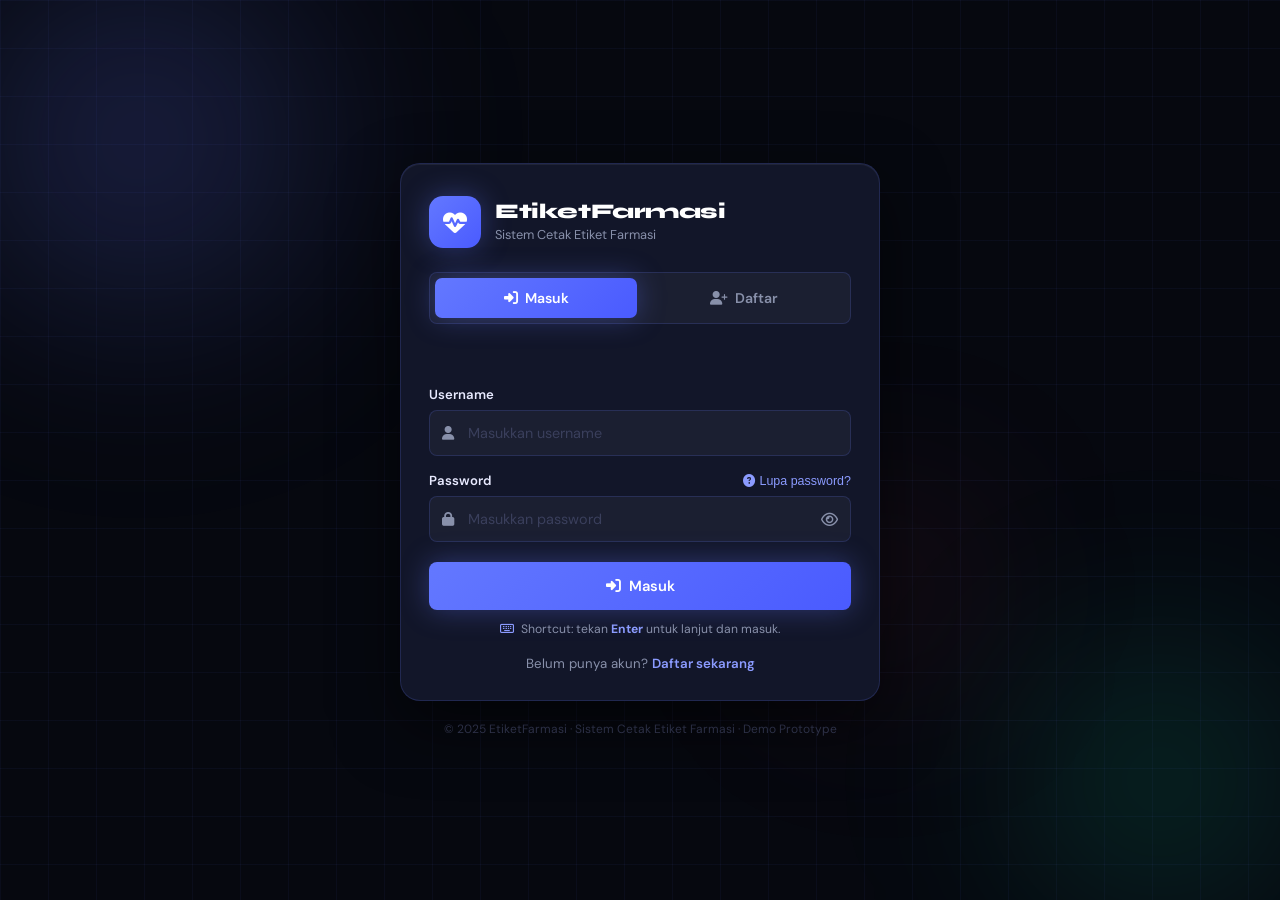
<file: index.html>
<!doctype html>
<html lang="id">
  <head>
    <meta charset="UTF-8" />
    <meta name="viewport" content="width=device-width, initial-scale=1.0" />
    <title>EtiketFarmasi — Login</title>
    <link rel="preconnect" href="https://fonts.googleapis.com" />
    <link rel="preconnect" href="https://fonts.gstatic.com" crossorigin />
    <link
      href="https://fonts.googleapis.com/css2?family=Syne:wght@400;500;600;700;800&family=DM+Sans:wght@300;400;500;600&display=swap"
      rel="stylesheet"
    />
    <link
      rel="stylesheet"
      href="https://cdnjs.cloudflare.com/ajax/libs/font-awesome/6.5.0/css/all.min.css"
    />
    <link rel="stylesheet" href="css/auth.css" />
  </head>
  <body>
    <!-- Background Decorations -->
    <div class="bg-orb bg-orb-1"></div>
    <div class="bg-orb bg-orb-2"></div>
    <div class="bg-orb bg-orb-3"></div>
    <div class="bg-grid"></div>

    <main class="auth-wrapper">
      <div class="auth-card" id="auth-card">
        <!-- Brand Header -->
        <div class="auth-brand">
          <div class="auth-logo">
            <i class="fa-solid fa-heart-pulse"></i>
          </div>
          <div class="auth-brand-text">
            <h1>EtiketFarmasi</h1>
            <p>Sistem Cetak Etiket Farmasi</p>
          </div>
        </div>

        <!-- Tab Switch -->
        <div class="auth-tabs" role="tablist">
          <button
            class="auth-tab active"
            id="tab-login"
            onclick="switchTab('login')"
            role="tab"
            aria-selected="true"
          >
            <i class="fa-solid fa-right-to-bracket"></i> Masuk
          </button>
          <button
            class="auth-tab"
            id="tab-register"
            onclick="switchTab('register')"
            role="tab"
            aria-selected="false"
          >
            <i class="fa-solid fa-user-plus"></i> Daftar
          </button>
        </div>

        <!-- ===== LOGIN FORM ===== -->
        <div id="panel-login" class="auth-panel">
          <div class="alert-box" id="login-alert" hidden></div>

          <div class="field">
            <label for="login-username">Username</label>
            <div class="input-wrap">
              <span class="input-icon"><i class="fa-solid fa-user"></i></span>
              <input
                type="text"
                id="login-username"
                class="control"
                placeholder="Masukkan username"
                autocomplete="username"
              />
            </div>
          </div>

          <div class="field">
            <label for="login-password">
              Password
              <button
                type="button"
                class="forgot-link"
                onclick="showForgotPassword()"
              >
                <i class="fa-solid fa-circle-question"></i> Lupa password?
              </button>
            </label>
            <div class="input-wrap">
              <span class="input-icon"><i class="fa-solid fa-lock"></i></span>
              <input
                type="password"
                id="login-password"
                class="control"
                placeholder="Masukkan password"
                autocomplete="current-password"
              />
              <button
                type="button"
                class="toggle-pw"
                id="toggle-login-pw"
                onclick="togglePw('login-password', 'toggle-login-pw')"
                aria-label="Tampilkan password"
              >
                <i class="fa-regular fa-eye"></i>
              </button>
            </div>
          </div>

          <button
            class="btn btn-primary btn-full"
            id="btn-login"
            onclick="doLogin()"
          >
            <i class="fa-solid fa-right-to-bracket"></i> Masuk
          </button>
          <p class="keyboard-hint">
            <i class="fa-regular fa-keyboard"></i>
            Shortcut: tekan <strong>Enter</strong> untuk lanjut dan masuk.
          </p>

          <p class="auth-switch">
            Belum punya akun?
            <button onclick="switchTab('register')">Daftar sekarang</button>
          </p>
        </div>

        <!-- ===== REGISTER FORM ===== -->
        <div id="panel-register" class="auth-panel" hidden>
          <div class="alert-box" id="register-alert" hidden></div>

          <div class="field">
            <label for="reg-username">Username</label>
            <div class="input-wrap">
              <span class="input-icon"><i class="fa-solid fa-user"></i></span>
              <input
                type="text"
                id="reg-username"
                class="control"
                placeholder="Contoh: budi123"
                autocomplete="username"
                oninput="clearRegAlert()"
              />
            </div>
            <small
              >Minimal 3 karakter, boleh huruf, angka, titik, underscore.</small
            >
          </div>

          <div class="field">
            <label for="reg-fullname">Nama Lengkap</label>
            <div class="input-wrap">
              <span class="input-icon"
                ><i class="fa-solid fa-id-card"></i
              ></span>
              <input
                type="text"
                id="reg-fullname"
                class="control"
                placeholder="Nama lengkap Anda"
                autocomplete="name"
                oninput="clearRegAlert()"
              />
            </div>
          </div>

          <div class="field">
            <label for="reg-password">Password</label>
            <div class="input-wrap">
              <span class="input-icon"><i class="fa-solid fa-lock"></i></span>
              <input
                type="password"
                id="reg-password"
                class="control"
                placeholder="Buat password (min. 6 karakter)"
                autocomplete="new-password"
                oninput="
                  checkPasswordStrength();
                  clearRegAlert();
                "
              />
              <button
                type="button"
                class="toggle-pw"
                id="toggle-reg-pw"
                onclick="togglePw('reg-password', 'toggle-reg-pw')"
                aria-label="Tampilkan password"
              >
                <i class="fa-regular fa-eye"></i>
              </button>
            </div>
            <div class="pw-strength-wrap" id="pw-strength-wrap" hidden>
              <div class="pw-strength-bar">
                <div class="pw-strength-fill" id="pw-strength-fill"></div>
              </div>
              <span class="pw-strength-label" id="pw-strength-label"></span>
            </div>
          </div>

          <div class="field">
            <label for="reg-confirm">Konfirmasi Password</label>
            <div class="input-wrap">
              <span class="input-icon"
                ><i class="fa-solid fa-lock-open"></i
              ></span>
              <input
                type="password"
                id="reg-confirm"
                class="control"
                placeholder="Ulangi password"
                autocomplete="new-password"
                oninput="clearRegAlert()"
              />
              <button
                type="button"
                class="toggle-pw"
                id="toggle-reg-confirm"
                onclick="togglePw('reg-confirm', 'toggle-reg-confirm')"
                aria-label="Tampilkan password"
              >
                <i class="fa-regular fa-eye"></i>
              </button>
            </div>
          </div>

          <button class="btn btn-primary btn-full" onclick="doRegister()">
            <i class="fa-solid fa-user-plus"></i> Buat Akun
          </button>
          <p class="keyboard-hint">
            <i class="fa-regular fa-keyboard"></i>
            Shortcut: tekan <strong>Enter</strong> untuk lanjut ke kolom
            berikutnya.
          </p>

          <p class="auth-switch">
            Sudah punya akun?
            <button onclick="switchTab('login')">Masuk sekarang</button>
          </p>
        </div>

        <!-- ===== FORGOT / REQUEST GANTI PASSWORD ===== -->
        <div id="panel-forgot" class="auth-panel" hidden>
          <div class="back-btn-wrap">
            <button class="back-btn" onclick="showLoginPanel()">
              <i class="fa-solid fa-arrow-left"></i> Kembali ke Login
            </button>
          </div>
          <div class="forgot-header">
            <div class="forgot-icon"><i class="fa-solid fa-key"></i></div>
            <h2>Verifikasi Password</h2>
            <p id="forgot-subtitle">
              Masukkan username Anda. Anda dapat membuat password baru disini
            </p>
          </div>
          <div class="alert-box" id="forgot-alert" hidden></div>

          <!-- Step 1: Input Username -->
          <div id="forgot-step-1">
            <div class="field">
              <label for="forgot-username">Username Terdaftar</label>
              <div class="input-wrap">
                <span class="input-icon"><i class="fa-solid fa-user"></i></span>
                <input
                  type="text"
                  id="forgot-username"
                  class="control"
                  placeholder="Masukkan username Anda"
                />
              </div>
            </div>
            <button class="btn btn-primary btn-full" onclick="doForgot()">
              <i class="fa-solid fa-paper-plane"></i> Kirim Permintaan
            </button>
          </div>

          <!-- Step 2: Input New Password (shown only when resetPasswordAllowed is true) -->
          <div id="forgot-step-2" hidden>
            <div class="field">
              <label for="forgot-new-pw">Password Baru</label>
              <div class="input-wrap">
                <span class="input-icon"><i class="fa-solid fa-lock"></i></span>
                <input
                  type="password"
                  id="forgot-new-pw"
                  class="control"
                  placeholder="Minimal 6 karakter"
                />
                <button
                  type="button"
                  class="toggle-pw"
                  id="toggle-forgot-new-pw"
                  onclick="togglePw('forgot-new-pw', 'toggle-forgot-new-pw')"
                  aria-label="Tampilkan password"
                >
                  <i class="fa-regular fa-eye"></i>
                </button>
              </div>
            </div>
            <div class="field">
              <label for="forgot-confirm-pw">Konfirmasi Password Baru</label>
              <div class="input-wrap">
                <span class="input-icon"
                  ><i class="fa-solid fa-lock-open"></i
                ></span>
                <input
                  type="password"
                  id="forgot-confirm-pw"
                  class="control"
                  placeholder="Ulangi password baru"
                />
                <button
                  type="button"
                  class="toggle-pw"
                  id="toggle-forgot-confirm-pw"
                  onclick="
                    togglePw('forgot-confirm-pw', 'toggle-forgot-confirm-pw')
                  "
                  aria-label="Tampilkan password"
                >
                  <i class="fa-regular fa-eye"></i>
                </button>
              </div>
            </div>
            <button
              class="btn btn-primary btn-full"
              onclick="doResetPassword()"
            >
              <i class="fa-solid fa-check"></i> Simpan Password Baru
            </button>
          </div>
        </div>
      </div>
      <!-- /auth-card -->

      <p class="footer-note">
        © 2025 EtiketFarmasi · Sistem Cetak Etiket Farmasi · Demo Prototype
      </p>
    </main>

    <!-- Toast Notification -->
    <div id="toast" role="alert" aria-live="polite"></div>

    <script src="js/storage.js"></script>
    <script src="js/auth.js"></script>
    <script>
      document.addEventListener("DOMContentLoaded", () => {
        // Jika sudah login, langsung redirect
        redirectIfLoggedIn();

        // Shortcut Enter mengikuti urutan kolom agar form tetap nyaman dipakai.
        document.addEventListener("keydown", (e) => {
          if (e.key !== "Enter") return;
          const nextFieldById = {
            "login-username": "login-password",
            "reg-username": "reg-fullname",
            "reg-fullname": "reg-password",
            "reg-password": "reg-confirm",
            "forgot-new-pw": "forgot-confirm-pw",
          };
          const nextId = nextFieldById[e.target.id];
          if (nextId) {
            e.preventDefault();
            document.getElementById(nextId)?.focus();
            return;
          }

          const submitActionById = {
            "login-password": doLogin,
            "reg-confirm": doRegister,
            "forgot-username": doForgot,
            "forgot-confirm-pw": doResetPassword,
          };
          const submitAction = submitActionById[e.target.id];
          if (!submitAction) return;
          e.preventDefault();
          submitAction();
        });
      });
    </script>
  </body>
</html>
</file>
<file: css/auth.css>
/* =============================================
   auth.css — EtiketFarma Auth System
   Login · Register · Password Reset
   ============================================= */

@import url("https://fonts.googleapis.com/css2?family=Syne:wght@400;500;600;700;800&family=DM+Sans:ital,opsz,wght@0,9..40,300;0,9..40,400;0,9..40,500;0,9..40,600;1,9..40,300&display=swap");

:root {
  --c-bg: #06080f;
  --c-surface: #0e1120;
  --c-panel: #121629;
  --c-border: rgba(99, 120, 255, 0.18);
  --c-border-hi: rgba(99, 120, 255, 0.45);
  --c-primary: #6378ff;
  --c-primary-2: #8b9bff;
  --c-accent: #0fffc2;
  --c-danger: #ff4d6a;
  --c-warn: #ffa040;
  --c-orange: #f97316;
  --c-text: #e8eaff;
  --c-muted: #8890aa;
  --c-subtle: #3a3f5c;
  --glow-pri: 0 0 28px rgba(99, 120, 255, 0.35);
  --glow-acc: 0 0 28px rgba(15, 255, 194, 0.28);
  --r: 12px;
  --r-sm: 8px;
  --shadow: 0 24px 64px rgba(0, 0, 0, 0.55);
  --transition: 0.22s cubic-bezier(0.4, 0, 0.2, 1);
}

*,
*::before,
*::after {
  box-sizing: border-box;
  margin: 0;
  padding: 0;
}
html {
  height: 100%;
}
body {
  min-height: 100%;
  font-family: "DM Sans", sans-serif;
  background: var(--c-bg);
  color: var(--c-text);
  overflow-x: hidden;
  position: relative;
}

/* ── Background Orbs ────────────────────────────────────── */
.bg-orb {
  position: fixed;
  border-radius: 50%;
  filter: blur(90px);
  pointer-events: none;
  z-index: 0;
  animation: orb-float 12s ease-in-out infinite alternate;
}
.bg-orb-1 {
  width: 520px;
  height: 520px;
  background: radial-gradient(
    circle,
    rgba(99, 120, 255, 0.28) 0%,
    transparent 70%
  );
  top: -120px;
  left: -120px;
  animation-delay: 0s;
}
.bg-orb-2 {
  width: 400px;
  height: 400px;
  background: radial-gradient(
    circle,
    rgba(15, 255, 194, 0.18) 0%,
    transparent 70%
  );
  bottom: -80px;
  right: -80px;
  animation-delay: -4s;
}
.bg-orb-3 {
  width: 280px;
  height: 280px;
  background: radial-gradient(
    circle,
    rgba(255, 77, 106, 0.14) 0%,
    transparent 70%
  );
  top: 50%;
  right: 20%;
  animation-delay: -8s;
}
@keyframes orb-float {
  from {
    transform: translate(0, 0) scale(1);
  }
  to {
    transform: translate(30px, 20px) scale(1.08);
  }
}

.bg-grid {
  position: fixed;
  inset: 0;
  background-image:
    linear-gradient(rgba(99, 120, 255, 0.05) 1px, transparent 1px),
    linear-gradient(90deg, rgba(99, 120, 255, 0.05) 1px, transparent 1px);
  background-size: 48px 48px;
  pointer-events: none;
  z-index: 0;
}

/* ── Auth Wrapper ───────────────────────────────────────── */
.auth-wrapper {
  position: relative;
  z-index: 1;
  min-height: 100vh;
  display: flex;
  flex-direction: column;
  align-items: center;
  justify-content: center;
  padding: 32px 16px;
  gap: 20px;
}

/* ── Auth Card ──────────────────────────────────────────── */
.auth-card {
  width: min(480px, 100%);
  background: var(--c-panel);
  border: 1px solid var(--c-border);
  border-radius: 20px;
  box-shadow:
    var(--shadow),
    inset 0 1px 0 rgba(255, 255, 255, 0.06);
  padding: 32px 28px 28px;
  backdrop-filter: blur(12px);
  animation: card-in 0.4s cubic-bezier(0.22, 0.68, 0, 1.2) both;
}
@keyframes card-in {
  from {
    opacity: 0;
    transform: translateY(28px) scale(0.97);
  }
  to {
    opacity: 1;
    transform: translateY(0) scale(1);
  }
}

/* ── Brand ──────────────────────────────────────────────── */
.auth-brand {
  display: flex;
  align-items: center;
  gap: 14px;
  margin-bottom: 24px;
}
.auth-logo {
  width: 52px;
  height: 52px;
  border-radius: 14px;
  background: linear-gradient(135deg, var(--c-primary), #4a5bff);
  display: grid;
  place-items: center;
  font-size: 1.5rem;
  color: #fff;
  box-shadow: var(--glow-pri);
  flex-shrink: 0;
}
.auth-brand-text h1 {
  font-family: "Syne", sans-serif;
  font-size: 1.3rem;
  font-weight: 800;
  color: #fff;
  line-height: 1.1;
  letter-spacing: -0.02em;
}
.auth-brand-text p {
  font-size: 0.8rem;
  color: var(--c-muted);
  margin-top: 2px;
}

/* ── Tabs ───────────────────────────────────────────────── */
.auth-tabs {
  display: grid;
  grid-template-columns: 1fr 1fr;
  gap: 6px;
  background: rgba(255, 255, 255, 0.04);
  border: 1px solid var(--c-border);
  border-radius: var(--r-sm);
  padding: 5px;
  margin-bottom: 22px;
}
.auth-tab {
  display: flex;
  align-items: center;
  justify-content: center;
  gap: 7px;
  height: 40px;
  border-radius: 7px;
  font-family: "DM Sans", sans-serif;
  font-size: 0.88rem;
  font-weight: 600;
  color: var(--c-muted);
  background: transparent;
  border: 0;
  cursor: pointer;
  transition: var(--transition);
}
.auth-tab:hover {
  color: var(--c-text);
}
.auth-tab.active {
  background: linear-gradient(135deg, var(--c-primary), #4a5bff);
  color: #fff;
  box-shadow: var(--glow-pri);
}

/* ── Panel animation ────────────────────────────────────── */
.auth-panel {
  animation: fade-up 0.25s ease both;
}
@keyframes fade-up {
  from {
    opacity: 0;
    transform: translateY(10px);
  }
  to {
    opacity: 1;
    transform: translateY(0);
  }
}

/* ── Field ──────────────────────────────────────────────── */
.field {
  margin-bottom: 16px;
}
.field > label {
  display: flex;
  align-items: center;
  justify-content: space-between;
  font-size: 0.82rem;
  font-weight: 600;
  color: var(--c-text);
  margin-bottom: 7px;
}
.label-hint {
  font-weight: 400;
  color: var(--c-muted);
  font-size: 0.78rem;
}
.field > small {
  display: block;
  margin-top: 6px;
  font-size: 0.75rem;
  color: var(--c-muted);
  line-height: 1.4;
}

/* ── Input Wrap ─────────────────────────────────────────── */
.input-wrap {
  position: relative;
  display: flex;
  align-items: center;
}
.input-icon {
  position: absolute;
  left: 13px;
  color: var(--c-muted);
  font-size: 0.88rem;
  pointer-events: none;
  z-index: 1;
}
.control {
  width: 100%;
  height: 46px;
  background: rgba(255, 255, 255, 0.04);
  border: 1px solid var(--c-border);
  border-radius: var(--r-sm);
  color: var(--c-text);
  font-family: "DM Sans", sans-serif;
  font-size: 0.9rem;
  padding: 0 46px 0 38px;
  outline: none;
  transition: var(--transition);
}
.control::placeholder {
  color: var(--c-subtle);
}
.control:hover {
  border-color: var(--c-border-hi);
}
.control:focus {
  border-color: var(--c-primary);
  background: rgba(99, 120, 255, 0.06);
  box-shadow: 0 0 0 3px rgba(99, 120, 255, 0.18);
}

/* ── Toggle Password Button ─────────────────────────────── */
.toggle-pw {
  position: absolute;
  right: 0;
  top: 0;
  bottom: 0;
  width: 44px;
  background: transparent;
  border: 0;
  color: var(--c-muted);
  cursor: pointer;
  display: grid;
  place-items: center;
  font-size: 0.95rem;
  transition: color var(--transition);
  border-radius: 0 var(--r-sm) var(--r-sm) 0;
}
.toggle-pw:hover {
  color: var(--c-primary-2);
}
.toggle-pw.showing {
  color: var(--c-accent);
}

/* ── Forgot Link ────────────────────────────────────────── */
.forgot-link {
  background: none;
  border: 0;
  cursor: pointer;
  color: var(--c-primary-2);
  font-size: 0.78rem;
  font-weight: 500;
  display: inline-flex;
  align-items: center;
  gap: 4px;
  padding: 0;
  transition: color var(--transition);
}
.forgot-link:hover {
  color: var(--c-accent);
}

/* ── Password Strength ──────────────────────────────────── */
.pw-strength-wrap {
  display: flex;
  align-items: center;
  gap: 10px;
  margin-top: 8px;
}
.pw-strength-bar {
  flex: 1;
  height: 4px;
  background: rgba(255, 255, 255, 0.08);
  border-radius: 99px;
  overflow: hidden;
}
.pw-strength-fill {
  height: 100%;
  border-radius: 99px;
  transition:
    width 0.3s ease,
    background 0.3s ease;
  width: 0;
}
.pw-strength-label {
  font-size: 0.72rem;
  font-weight: 600;
  white-space: nowrap;
}

/* ── Buttons ─────────────────────────────────────────────── */
.btn {
  display: inline-flex;
  align-items: center;
  justify-content: center;
  gap: 8px;
  height: 48px;
  border: 0;
  border-radius: var(--r-sm);
  font-family: "DM Sans", sans-serif;
  font-size: 0.92rem;
  font-weight: 600;
  cursor: pointer;
  transition: var(--transition);
  white-space: nowrap;
}
.btn:active {
  transform: scale(0.98);
}
.btn-primary {
  background: linear-gradient(135deg, var(--c-primary) 0%, #4a5bff 100%);
  color: #fff;
  box-shadow: var(--glow-pri);
}
.btn-primary:hover {
  background: linear-gradient(
    135deg,
    var(--c-primary-2) 0%,
    var(--c-primary) 100%
  );
  box-shadow: 0 0 36px rgba(99, 120, 255, 0.5);
}
.btn-primary:disabled {
  background: var(--c-subtle);
  box-shadow: none;
  cursor: not-allowed;
  opacity: 0.6;
}
.btn-full {
  width: 100%;
  margin-top: 4px;
}

/* ── Alert Box ──────────────────────────────────────────── */
.alert-box {
  display: flex;
  align-items: flex-start;
  gap: 10px;
  padding: 12px 14px;
  border-radius: var(--r-sm);
  font-size: 0.84rem;
  line-height: 1.45;
  margin-bottom: 16px;
  animation: fade-up 0.2s ease both;
}
.alert-box.error {
  background: rgba(255, 77, 106, 0.12);
  border: 1px solid rgba(255, 77, 106, 0.3);
  color: #ffb3be;
}
.alert-box.success {
  background: rgba(15, 255, 194, 0.08);
  border: 1px solid rgba(15, 255, 194, 0.25);
  color: #a0fff0;
}
.alert-box.warn {
  background: rgba(255, 160, 64, 0.1);
  border: 1px solid rgba(255, 160, 64, 0.28);
  color: #ffd0a0;
}

/* ── Auth Switch ────────────────────────────────────────── */
.auth-switch {
  text-align: center;
  margin-top: 16px;
  font-size: 0.83rem;
  color: var(--c-muted);
}
.auth-switch button {
  background: none;
  border: 0;
  cursor: pointer;
  color: var(--c-primary-2);
  font-weight: 600;
  font-family: inherit;
  font-size: inherit;
  transition: color var(--transition);
  padding: 0;
}
.auth-switch button:hover {
  color: var(--c-accent);
}
.keyboard-hint {
  margin-top: 10px;
  color: var(--c-muted);
  font-size: 0.76rem;
  line-height: 1.5;
  text-align: center;
}
.keyboard-hint i,
.keyboard-hint strong {
  color: var(--c-primary-2);
}
.keyboard-hint i {
  margin-right: 4px;
}

/* ── Forgot Panel ───────────────────────────────────────── */
.back-btn-wrap {
  margin-bottom: 16px;
}
.back-btn {
  display: inline-flex;
  align-items: center;
  gap: 7px;
  background: none;
  border: 0;
  cursor: pointer;
  color: var(--c-muted);
  font-family: "DM Sans", sans-serif;
  font-size: 0.84rem;
  font-weight: 500;
  padding: 0;
  transition: color var(--transition);
}
.back-btn:hover {
  color: var(--c-text);
}
.forgot-header {
  text-align: center;
  margin-bottom: 22px;
}
.forgot-icon {
  width: 60px;
  height: 60px;
  border-radius: 50%;
  background: rgba(99, 120, 255, 0.12);
  border: 1px solid var(--c-border-hi);
  display: grid;
  place-items: center;
  font-size: 1.4rem;
  color: var(--c-primary-2);
  margin: 0 auto 14px;
}
.forgot-header h2 {
  font-family: "Syne", sans-serif;
  font-size: 1.2rem;
  font-weight: 700;
  margin-bottom: 6px;
}
.forgot-header p {
  font-size: 0.83rem;
  color: var(--c-muted);
  line-height: 1.5;
}

/* ── Toast ──────────────────────────────────────────────── */
#toast {
  position: fixed;
  bottom: 24px;
  right: 24px;
  z-index: 9999;
  max-width: min(360px, calc(100vw - 32px));
  padding: 13px 16px;
  border-radius: var(--r-sm);
  background: #1a1e36;
  border: 1px solid var(--c-border-hi);
  color: var(--c-text);
  font-size: 0.87rem;
  font-weight: 500;
  box-shadow: var(--shadow);
  display: flex;
  align-items: center;
  gap: 10px;
  opacity: 0;
  pointer-events: none;
  transform: translateY(14px);
  transition:
    opacity 0.22s ease,
    transform 0.22s ease;
}
#toast.show {
  opacity: 1;
  transform: translateY(0);
  pointer-events: auto;
}
#toast.toast-success {
  border-color: rgba(15, 255, 194, 0.35);
  background: rgba(15, 255, 194, 0.1);
  color: #a0fff0;
}
#toast.toast-error {
  border-color: rgba(255, 77, 106, 0.35);
  background: rgba(255, 77, 106, 0.12);
  color: #ffb3be;
}
#toast.toast-warn {
  border-color: rgba(255, 160, 64, 0.3);
  background: rgba(255, 160, 64, 0.1);
  color: #ffd0a0;
}

/* ── Footer ─────────────────────────────────────────────── */
.footer-note {
  font-size: 0.75rem;
  color: var(--c-subtle);
  text-align: center;
}

/* ════════════════════════════════════════════════════════
   APP.HTML — DASHBOARD STYLES
   ════════════════════════════════════════════════════════ */
.app-shell {
  position: relative;
  z-index: 1;
  min-height: 100vh;
  display: flex;
  flex-direction: column;
  align-items: center;
  justify-content: flex-start;
  gap: 20px;
  padding: 36px 16px 48px;
  animation: fade-up 0.4s ease both;
}

/* ── Session Card ───────────────────────────────────────── */
.session-card {
  width: min(560px, 100%);
  background: var(--c-panel);
  border: 1px solid var(--c-border);
  border-radius: 20px;
  padding: 32px 28px;
  box-shadow: var(--shadow);
  text-align: center;
  animation: card-in 0.4s cubic-bezier(0.22, 0.68, 0, 1.2) both;
}
.welcome-icon {
  width: 72px;
  height: 72px;
  border-radius: 50%;
  background: linear-gradient(135deg, var(--c-primary), #4a5bff);
  display: grid;
  place-items: center;
  font-size: 1.9rem;
  color: #fff;
  margin: 0 auto 18px;
  box-shadow: var(--glow-pri);
  animation: pulse-glow 3s ease-in-out infinite;
}
@keyframes pulse-glow {
  0%,
  100% {
    box-shadow: var(--glow-pri);
  }
  50% {
    box-shadow: 0 0 48px rgba(99, 120, 255, 0.6);
  }
}
.session-card h2 {
  font-family: "Syne", sans-serif;
  font-size: 1.55rem;
  font-weight: 800;
  margin-bottom: 6px;
}
.session-card .sub {
  color: var(--c-muted);
  font-size: 0.88rem;
  margin-bottom: 22px;
}

/* ── User Info Table ────────────────────────────────────── */
.user-info-table {
  width: 100%;
  border-collapse: collapse;
  margin-bottom: 24px;
  text-align: left;
  font-size: 0.85rem;
}
.user-info-table td {
  padding: 9px 12px;
  border-bottom: 1px solid rgba(99, 120, 255, 0.1);
}
.user-info-table td:first-child {
  color: var(--c-muted);
  font-weight: 500;
  width: 140px;
}
.user-info-table td:last-child {
  color: var(--c-text);
  font-weight: 600;
  word-break: break-all;
}
.user-info-table tr:last-child td {
  border-bottom: 0;
}

/* ── Role Badge ─────────────────────────────────────────── */
.role-badge {
  display: inline-block;
  padding: 3px 10px;
  border-radius: 99px;
  font-size: 0.75rem;
  font-weight: 700;
}
.role-badge.user {
  background: rgba(99, 120, 255, 0.15);
  color: var(--c-primary-2);
  border: 1px solid var(--c-border);
}

/* ── Action Buttons ─────────────────────────────────────── */
.btn-open-app {
  display: inline-flex;
  align-items: center;
  gap: 9px;
  height: 46px;
  padding: 0 24px;
  border-radius: 8px;
  background: linear-gradient(135deg, var(--c-primary), #4a5bff);
  border: 0;
  color: #fff;
  font-family: "DM Sans", sans-serif;
  font-size: 0.9rem;
  font-weight: 600;
  cursor: pointer;
  transition: var(--transition);
  box-shadow: var(--glow-pri);
  margin-right: 10px;
}
.btn-open-app:hover {
  filter: brightness(1.12);
  transform: translateY(-1px);
}

.btn-logout {
  display: inline-flex;
  align-items: center;
  gap: 9px;
  height: 46px;
  padding: 0 24px;
  border-radius: 8px;
  background: rgba(255, 77, 106, 0.1);
  border: 1px solid rgba(255, 77, 106, 0.3);
  color: #ffb3be;
  font-family: "DM Sans", sans-serif;
  font-size: 0.9rem;
  font-weight: 600;
  cursor: pointer;
  transition: var(--transition);
}
.btn-logout:hover {
  background: rgba(255, 77, 106, 0.2);
  border-color: rgba(255, 77, 106, 0.5);
  color: #fff;
  transform: translateY(-1px);
}

/* ── Stats Grid ─────────────────────────────────────────── */
.stats-grid-4 {
  width: min(560px, 100%);
  display: grid;
  grid-template-columns: repeat(2, 1fr);
  gap: 12px;
  animation: card-in 0.4s 0.1s cubic-bezier(0.22, 0.68, 0, 1.2) both;
}
.stat-mini-card {
  background: var(--c-panel);
  border: 1px solid var(--c-border);
  border-radius: 14px;
  padding: 16px;
  display: flex;
  align-items: center;
  gap: 12px;
  transition: var(--transition);
}
.stat-mini-card:hover {
  border-color: var(--c-border-hi);
  transform: translateY(-2px);
}
.stat-mini-icon {
  width: 42px;
  height: 42px;
  border-radius: 10px;
  display: grid;
  place-items: center;
  font-size: 1.1rem;
  flex-shrink: 0;
}
.stat-mini-info p {
  margin: 0 0 2px;
  color: var(--c-muted);
  font-size: 0.72rem;
  font-weight: 700;
  text-transform: uppercase;
  letter-spacing: 0.04em;
}
.stat-mini-info strong {
  font-size: 1.3rem;
  font-weight: 800;
}

/* ── Users List Card ────────────────────────────────────── */
.users-list-card {
  width: min(560px, 100%);
  background: var(--c-panel);
  border: 1px solid var(--c-border);
  border-radius: 16px;
  padding: 20px 22px;
  animation: card-in 0.4s 0.2s cubic-bezier(0.22, 0.68, 0, 1.2) both;
}
.users-list-card h3 {
  font-family: "Syne", sans-serif;
  font-size: 0.95rem;
  font-weight: 700;
  margin-bottom: 14px;
  color: var(--c-muted);
  display: flex;
  align-items: center;
  gap: 8px;
}
.user-item {
  display: flex;
  align-items: center;
  gap: 12px;
  padding: 10px 0;
  border-bottom: 1px solid rgba(99, 120, 255, 0.08);
  transition: var(--transition);
}
.user-item:last-child {
  border-bottom: 0;
}
.user-avatar {
  width: 36px;
  height: 36px;
  border-radius: 50%;
  background: linear-gradient(135deg, var(--c-primary), #4a5bff);
  display: grid;
  place-items: center;
  font-size: 0.85rem;
  font-weight: 700;
  color: #fff;
  flex-shrink: 0;
}
.user-item-info .name {
  font-weight: 600;
  font-size: 0.88rem;
}
.user-item-info .uname {
  font-size: 0.75rem;
  color: var(--c-muted);
  margin-top: 2px;
}
.user-badge {
  margin-left: auto;
  font-size: 0.7rem;
  padding: 3px 9px;
  border-radius: 99px;
  background: rgba(99, 120, 255, 0.12);
  border: 1px solid var(--c-border);
  color: var(--c-primary-2);
  font-weight: 600;
}
.user-badge.active {
  background: rgba(15, 255, 194, 0.1);
  border-color: rgba(15, 255, 194, 0.3);
  color: var(--c-accent);
}
.empty-users {
  text-align: center;
  padding: 16px 0;
  color: var(--c-muted);
  font-size: 0.84rem;
}

/* ── Admin Panel Card ───────────────────────────────────── */
.admin-panel-card {
  width: min(800px, 100%);
  background: var(--c-panel);
  border: 1px solid rgba(249, 115, 22, 0.25);
  border-radius: 16px;
  padding: 22px;
  animation: card-in 0.4s 0.25s cubic-bezier(0.22, 0.68, 0, 1.2) both;
}
.admin-panel-card h3 {
  font-family: "Syne", sans-serif;
  font-size: 0.95rem;
  font-weight: 700;
  margin-bottom: 14px;
  display: flex;
  align-items: center;
  gap: 8px;
  color: var(--c-orange);
}
.admin-table-wrap {
  overflow-x: auto;
  border-radius: var(--r-sm);
  border: 1px solid var(--c-border);
}
.admin-table {
  width: 100%;
  border-collapse: collapse;
  min-width: 540px;
  font-size: 0.84rem;
}
.admin-table th {
  padding: 10px 12px;
  background: rgba(255, 255, 255, 0.03);
  border-bottom: 1px solid var(--c-border);
  color: var(--c-muted);
  font-size: 0.74rem;
  text-transform: uppercase;
  letter-spacing: 0.04em;
  text-align: left;
}
.admin-table td {
  padding: 10px 12px;
  border-bottom: 1px solid rgba(99, 120, 255, 0.06);
  color: var(--c-text);
  vertical-align: middle;
}
.admin-table tr:last-child td {
  border-bottom: 0;
}
.admin-table tr:hover td {
  background: rgba(99, 120, 255, 0.04);
}

/* ── Status Badge ───────────────────────────────────────── */
.user-status-badge {
  display: inline-block;
  padding: 3px 9px;
  border-radius: 99px;
  font-size: 0.72rem;
  font-weight: 700;
}
.badge-active {
  background: rgba(249, 115, 22, 0.15);
  color: #fb923c;
  border: 1px solid rgba(249, 115, 22, 0.3);
}
.badge-inactive {
  background: rgba(255, 255, 255, 0.05);
  color: var(--c-muted);
  border: 1px solid var(--c-border);
}
.badge-pw-req {
  display: inline-block;
  margin-left: 6px;
  padding: 2px 7px;
  border-radius: 99px;
  font-size: 0.68rem;
  font-weight: 700;
  background: rgba(255, 77, 106, 0.15);
  color: #ffb3be;
  border: 1px solid rgba(255, 77, 106, 0.3);
}

/* ── Admin Action Buttons ───────────────────────────────── */
.btn-admin-action {
  display: inline-flex;
  align-items: center;
  height: 28px;
  padding: 0 10px;
  border-radius: 6px;
  border: 0;
  font-size: 0.74rem;
  font-weight: 700;
  cursor: pointer;
  transition: var(--transition);
  margin-right: 4px;
  font-family: "DM Sans", sans-serif;
}
.btn-activate {
  background: rgba(15, 255, 194, 0.1);
  color: #0fffc2;
  border: 1px solid rgba(15, 255, 194, 0.2);
}
.btn-deactivate {
  background: rgba(255, 160, 64, 0.1);
  color: #ffa040;
  border: 1px solid rgba(255, 160, 64, 0.2);
}
.btn-set-pw {
  background: rgba(99, 120, 255, 0.12);
  color: var(--c-primary-2);
  border: 1px solid var(--c-border);
}
.btn-delete-user {
  background: rgba(255, 77, 106, 0.1);
  color: #ffb3be;
  border: 1px solid rgba(255, 77, 106, 0.2);
}
.btn-admin-action:hover {
  filter: brightness(1.2);
  transform: translateY(-1px);
}

/* ── Modal ──────────────────────────────────────────────── */
.modal-overlay {
  position: fixed;
  inset: 0;
  z-index: 1000;
  background: rgba(0, 0, 0, 0.72);
  display: grid;
  place-items: center;
  padding: 16px;
  opacity: 0;
  pointer-events: none;
  transition: opacity 0.22s ease;
  backdrop-filter: blur(6px);
}
.modal-overlay.show {
  opacity: 1;
  pointer-events: auto;
}
.modal-box {
  width: min(420px, 100%);
  background: var(--c-panel);
  border: 1px solid var(--c-border);
  border-radius: 16px;
  padding: 28px 24px;
  box-shadow: var(--shadow);
  transform: scale(0.95);
  transition: transform 0.22s ease;
}
.modal-overlay.show .modal-box {
  transform: scale(1);
}
.modal-box h4 {
  font-family: "Syne", sans-serif;
  font-size: 1.1rem;
  font-weight: 700;
  margin-bottom: 6px;
}
.modal-box p {
  color: var(--c-muted);
  font-size: 0.85rem;
  margin-bottom: 16px;
}
.modal-actions {
  display: flex;
  gap: 10px;
  justify-content: flex-end;
  margin-top: 16px;
}
.btn-modal-cancel {
  display: inline-flex;
  align-items: center;
  height: 40px;
  padding: 0 18px;
  background: rgba(255, 255, 255, 0.06);
  border: 1px solid var(--c-border);
  color: var(--c-muted);
  border-radius: 8px;
  font-family: "DM Sans", sans-serif;
  font-size: 0.88rem;
  font-weight: 600;
  cursor: pointer;
  transition: var(--transition);
}
.btn-modal-cancel:hover {
  color: var(--c-text);
  background: rgba(255, 255, 255, 0.08);
}
.btn-modal-confirm {
  display: inline-flex;
  align-items: center;
  gap: 7px;
  height: 40px;
  padding: 0 18px;
  background: linear-gradient(135deg, var(--c-primary), #4a5bff);
  border: 0;
  color: #fff;
  border-radius: 8px;
  font-family: "DM Sans", sans-serif;
  font-size: 0.88rem;
  font-weight: 600;
  cursor: pointer;
  transition: var(--transition);
  box-shadow: var(--glow-pri);
}
.btn-modal-confirm:hover {
  filter: brightness(1.1);
}

/* ── Password Message Box ───────────────────────────────── */
.pw-message-box {
  background: rgba(15, 255, 194, 0.06);
  border: 1px solid rgba(15, 255, 194, 0.2);
  border-radius: var(--r-sm);
  padding: 12px 14px;
  margin-top: 12px;
  font-size: 0.82rem;
  color: #a0fff0;
  line-height: 1.5;
}
.pw-message-box p {
  color: #a0fff0;
  margin-bottom: 10px;
  font-size: 0.82rem;
}
.btn-copy-msg {
  display: inline-flex;
  align-items: center;
  gap: 6px;
  height: 34px;
  padding: 0 14px;
  background: rgba(15, 255, 194, 0.12);
  border: 1px solid rgba(15, 255, 194, 0.25);
  color: #0fffc2;
  border-radius: 7px;
  font-family: "DM Sans", sans-serif;
  font-size: 0.78rem;
  font-weight: 600;
  cursor: pointer;
  transition: var(--transition);
  margin-right: 8px;
}
.btn-copy-msg:hover {
  background: rgba(15, 255, 194, 0.2);
}
.btn-mark-sent {
  display: inline-flex;
  align-items: center;
  gap: 6px;
  height: 34px;
  padding: 0 14px;
  background: rgba(99, 120, 255, 0.12);
  border: 1px solid var(--c-border);
  color: var(--c-primary-2);
  border-radius: 7px;
  font-family: "DM Sans", sans-serif;
  font-size: 0.78rem;
  font-weight: 600;
  cursor: pointer;
  transition: var(--transition);
}
.btn-mark-sent:hover {
  filter: brightness(1.15);
}

/* ── Responsive ─────────────────────────────────────────── */
@media (max-width: 520px) {
  .auth-card {
    padding: 22px 16px 20px;
  }
  .auth-brand-text h1 {
    font-size: 1.1rem;
  }
  .stats-grid-4 {
    grid-template-columns: 1fr 1fr;
    gap: 8px;
  }
  .session-card,
  .users-list-card,
  .stats-grid-4,
  .admin-panel-card {
    width: 100%;
  }
  .btn-open-app,
  .btn-logout {
    height: 42px;
    font-size: 0.85rem;
  }
}
@media (max-width: 400px) {
  .stats-grid-4 {
    grid-template-columns: 1fr;
  }
}
</file>
